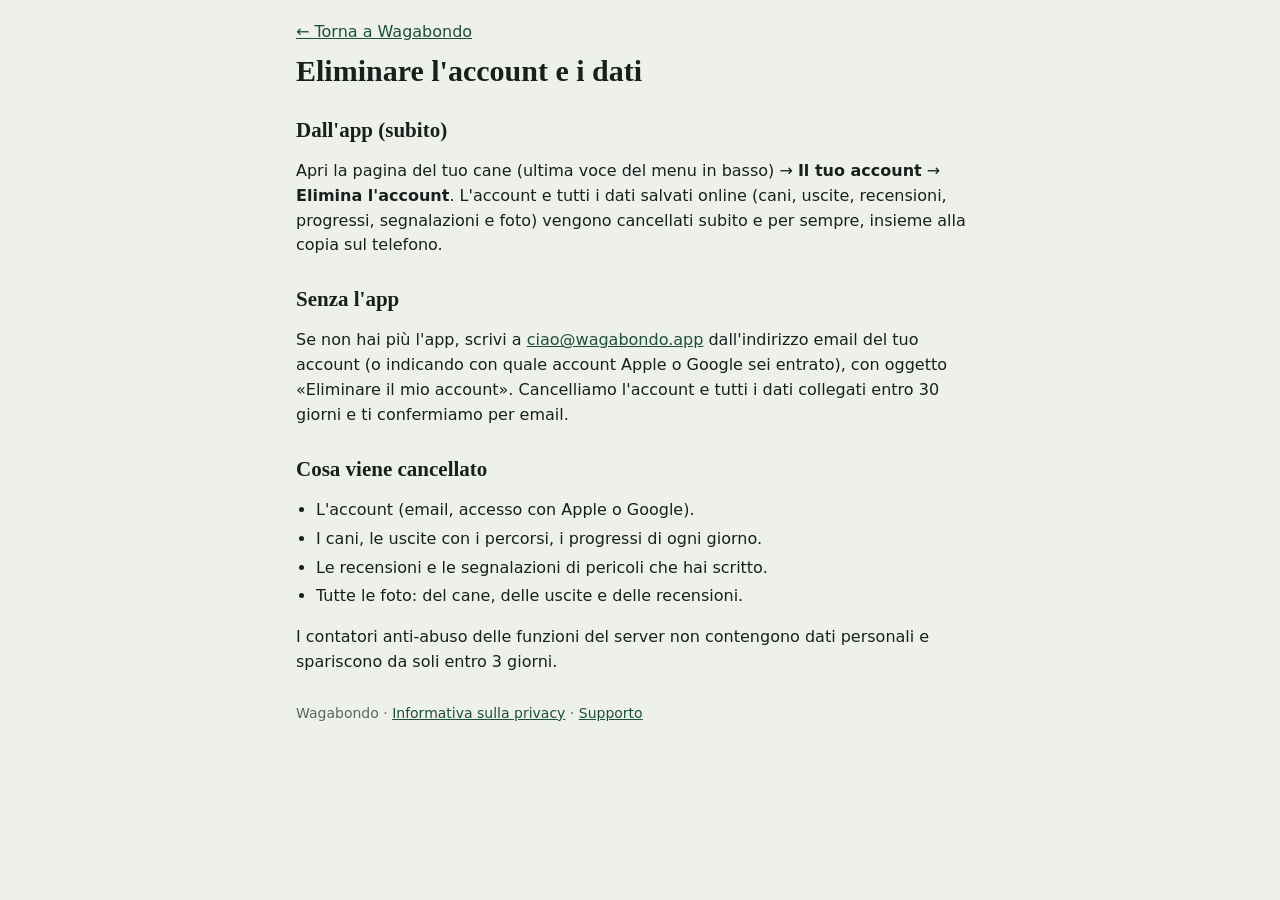
<file: elimina-account.html>
<!doctype html>
<html lang="it">
<head>
<meta charset="utf-8">
<meta name="viewport" content="width=device-width,initial-scale=1">
<title>Wagabondo · Eliminare l'account</title>
<link rel="stylesheet" href="legal.css">
</head>
<body>
<main>
<p class="top"><a href="./">← Torna a Wagabondo</a></p>
<h1>Eliminare l'account e i dati</h1>

<h2>Dall'app (subito)</h2>
<p>Apri la pagina del tuo cane (ultima voce del menu in basso) → <b>Il tuo account</b> → <b>Elimina l'account</b>. L'account e tutti i dati salvati online (cani, uscite, recensioni, progressi, segnalazioni e foto) vengono cancellati subito e per sempre, insieme alla copia sul telefono.</p>

<h2>Senza l'app</h2>
<p>Se non hai più l'app, scrivi a <a href="mailto:ciao@wagabondo.app?subject=Wagabondo%20-%20eliminare%20il%20mio%20account">ciao@wagabondo.app</a> dall'indirizzo email del tuo account (o indicando con quale account Apple o Google sei entrato), con oggetto «Eliminare il mio account». Cancelliamo l'account e tutti i dati collegati entro 30 giorni e ti confermiamo per email.</p>

<h2>Cosa viene cancellato</h2>
<ul>
<li>L'account (email, accesso con Apple o Google).</li>
<li>I cani, le uscite con i percorsi, i progressi di ogni giorno.</li>
<li>Le recensioni e le segnalazioni di pericoli che hai scritto.</li>
<li>Tutte le foto: del cane, delle uscite e delle recensioni.</li>
</ul>
<p>I contatori anti-abuso delle funzioni del server non contengono dati personali e spariscono da soli entro 3 giorni.</p>

<p class="small">Wagabondo · <a href="privacy.html">Informativa sulla privacy</a> · <a href="supporto.html">Supporto</a></p>
</main>
</body>
</html>
</file>
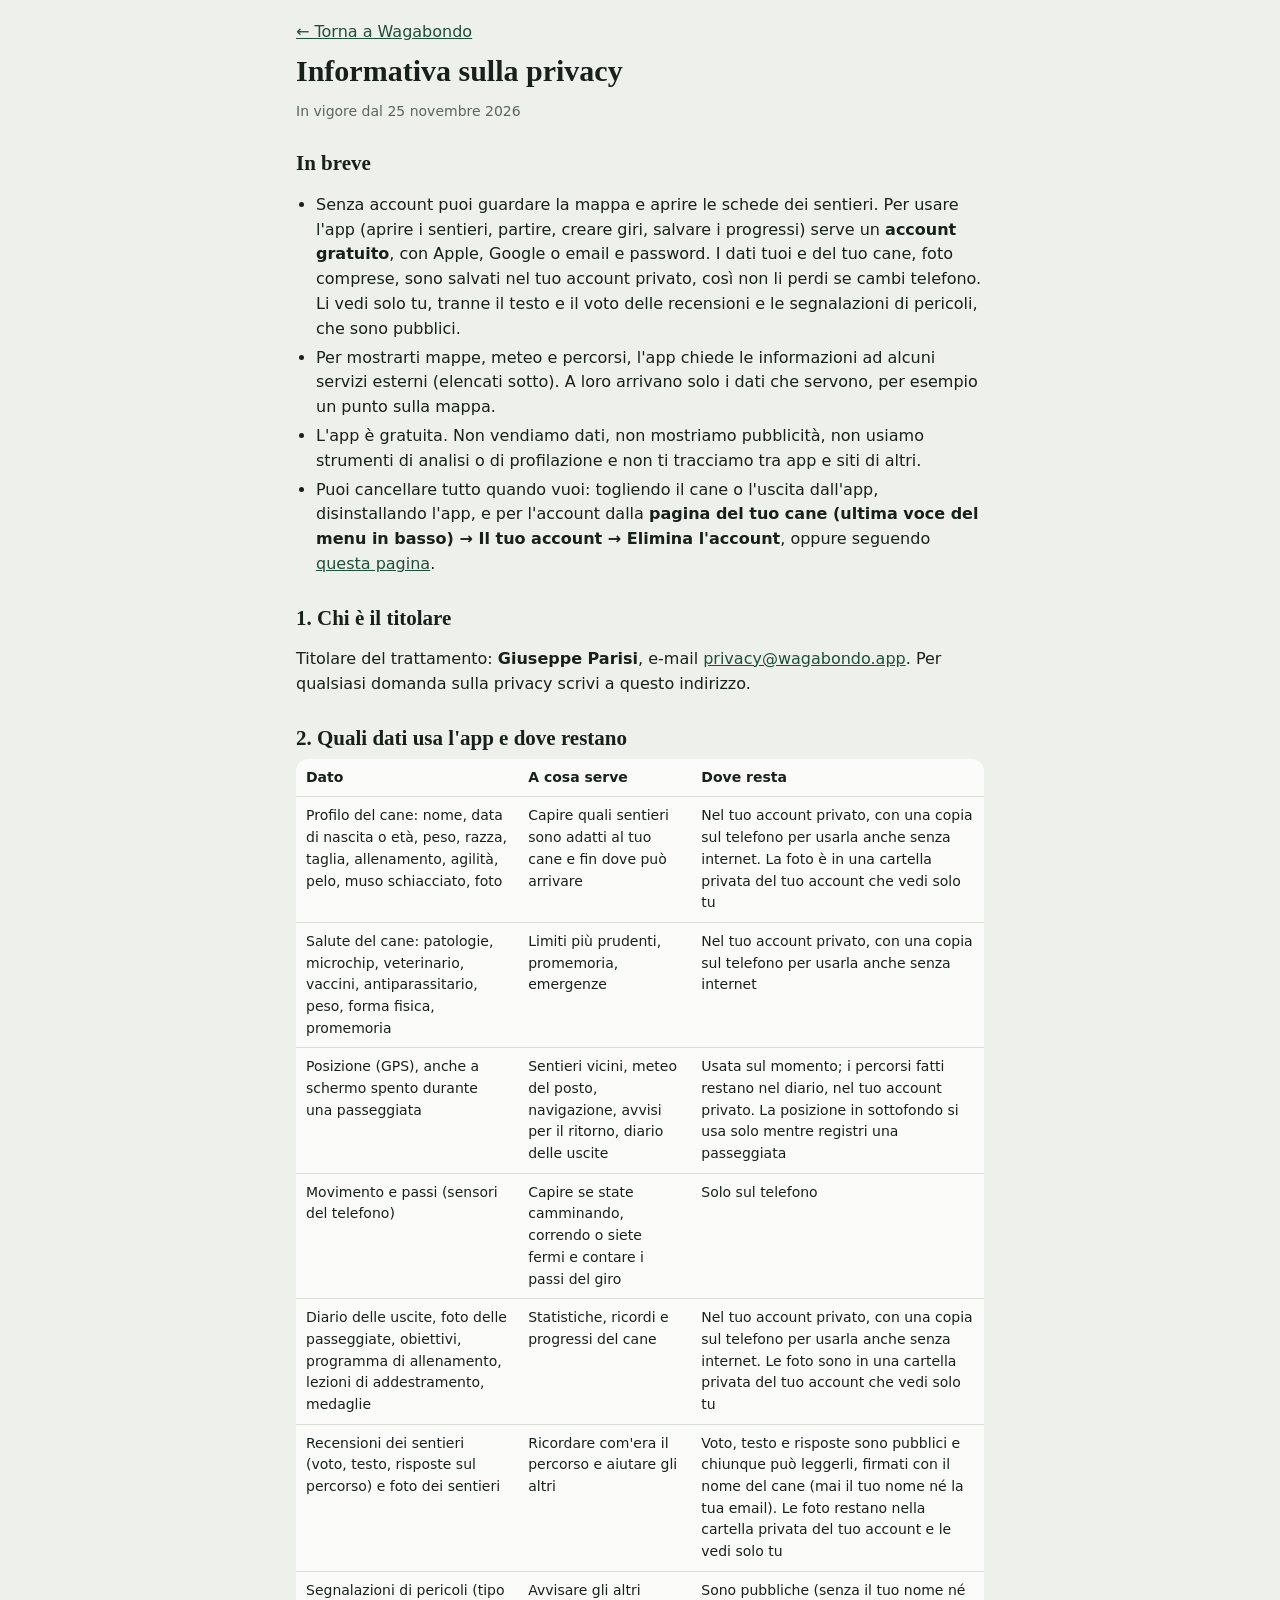
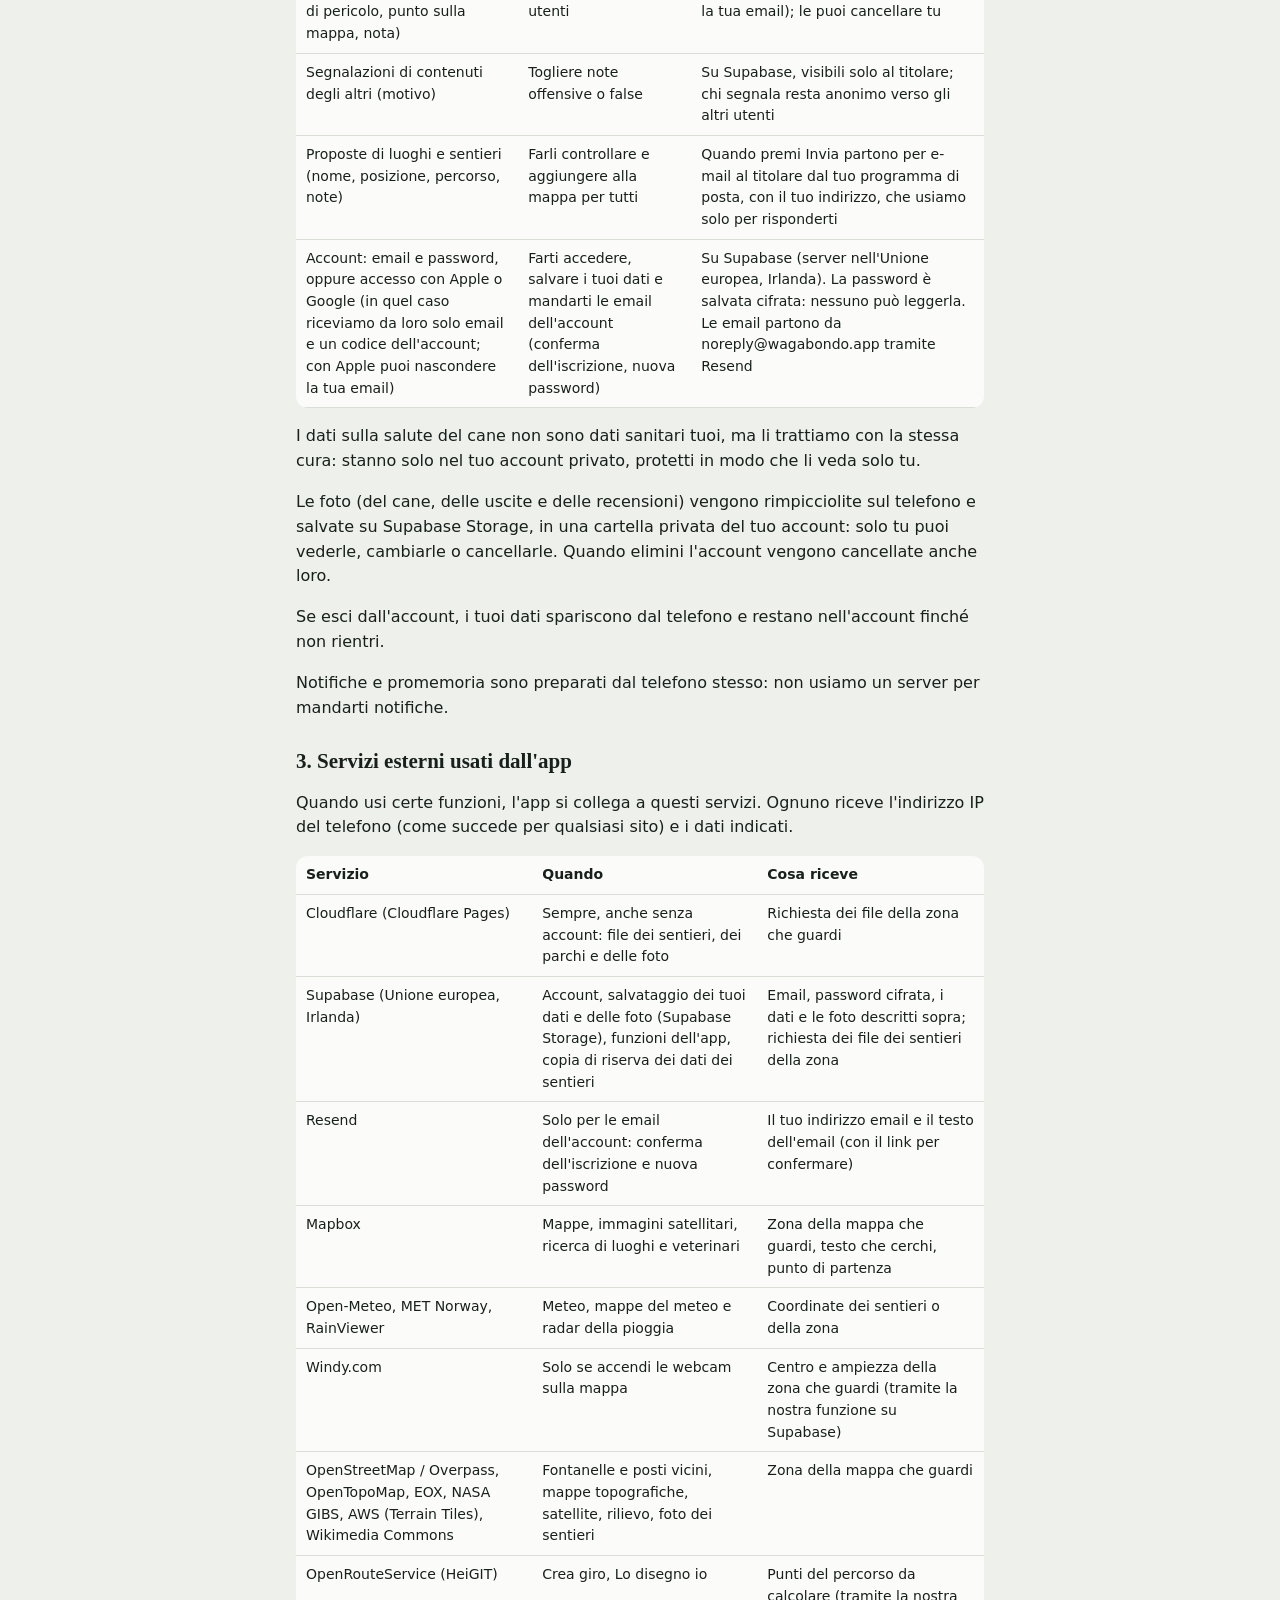
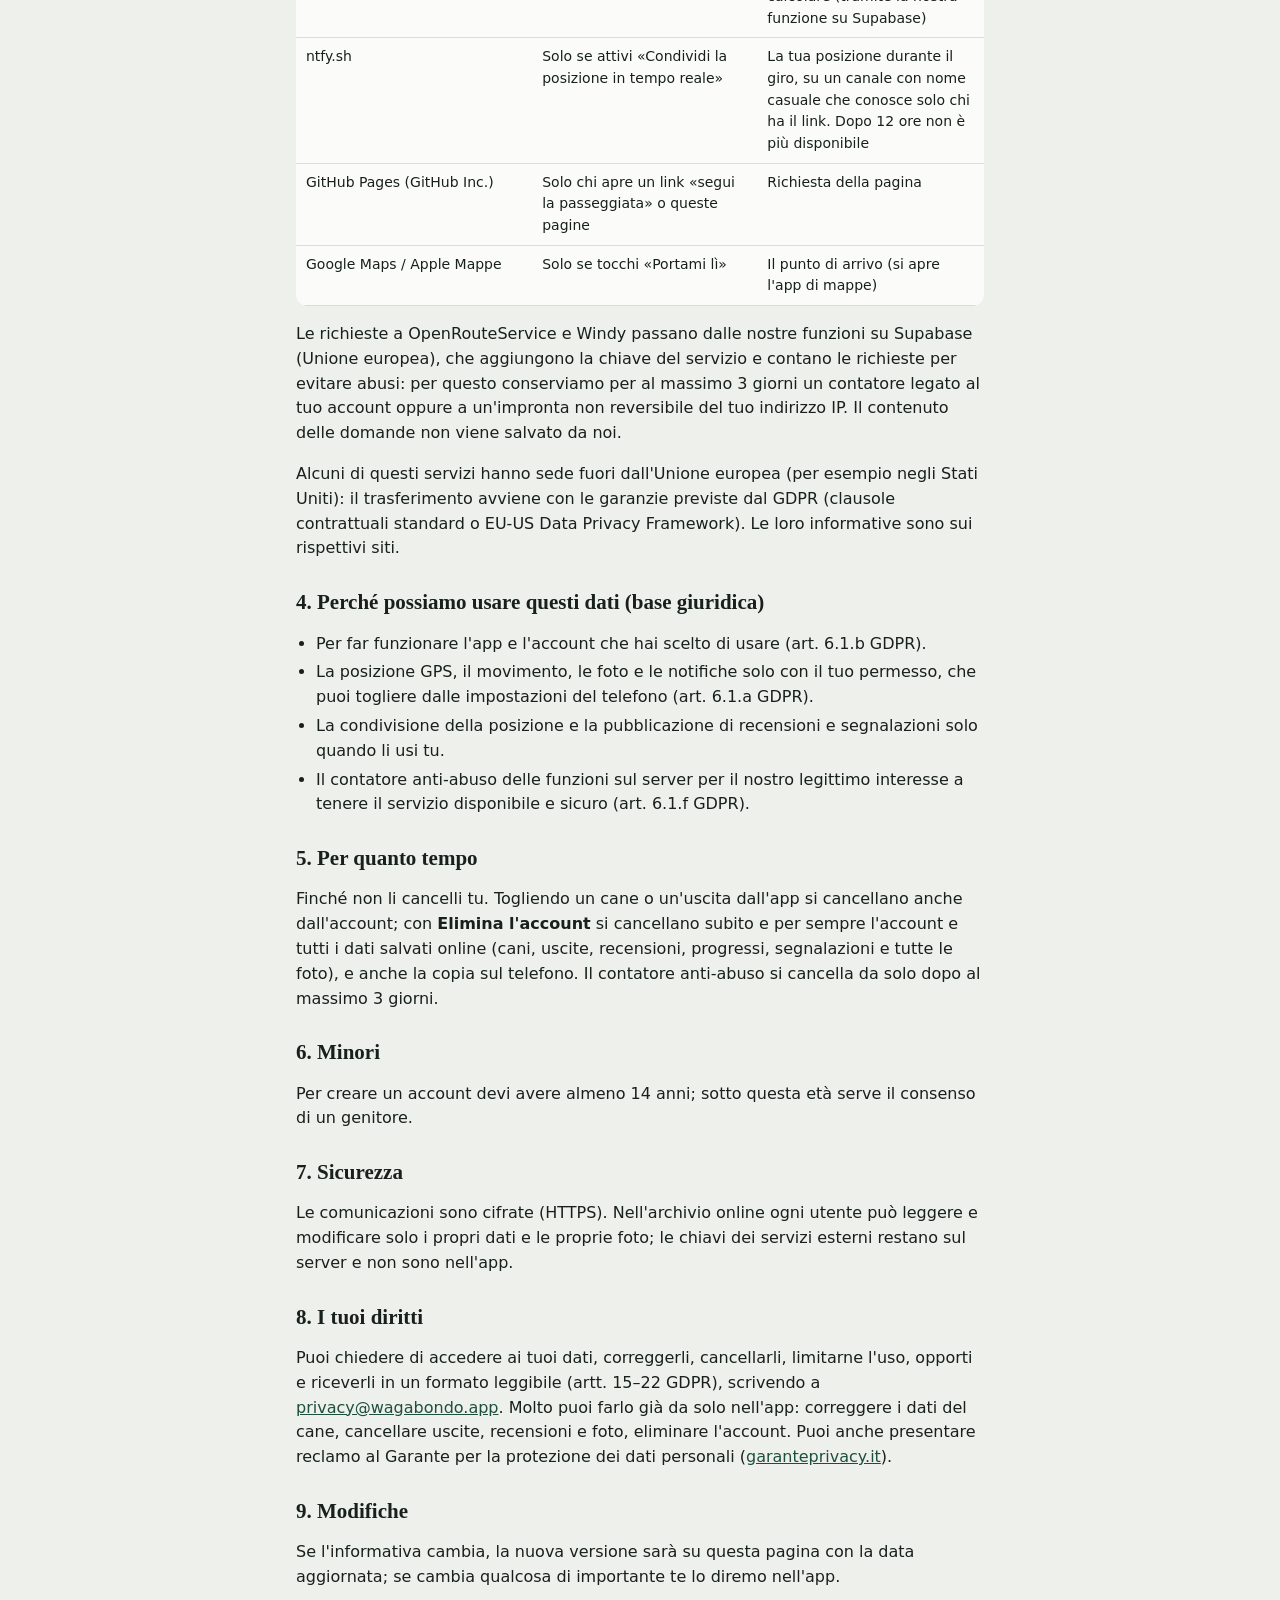
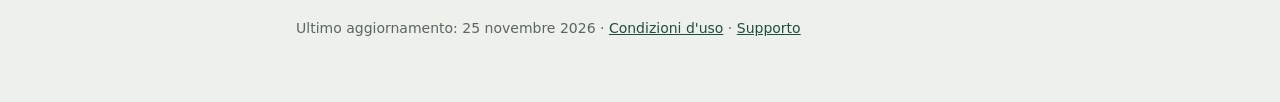
<file: privacy.html>
<!doctype html>
<html lang="it">
<head>
<meta charset="utf-8">
<meta name="viewport" content="width=device-width,initial-scale=1">
<title>Wagabondo · Informativa sulla privacy</title>
<link rel="stylesheet" href="legal.css">
</head>
<body>
<main>
<p class="top"><a href="./">← Torna a Wagabondo</a></p>
<h1>Informativa sulla privacy</h1>
<p class="small" style="margin-top:0">In vigore dal 25 novembre 2026</p>

<h2>In breve</h2>
<ul>
<li>Senza account puoi guardare la mappa e aprire le schede dei sentieri. Per usare l'app (aprire i sentieri, partire, creare giri, salvare i progressi) serve un <b>account gratuito</b>, con Apple, Google o email e password. I dati tuoi e del tuo cane, foto comprese, sono salvati nel tuo account privato, così non li perdi se cambi telefono. Li vedi solo tu, tranne il testo e il voto delle recensioni e le segnalazioni di pericoli, che sono pubblici.</li>
<li>Per mostrarti mappe, meteo e percorsi, l'app chiede le informazioni ad alcuni servizi esterni (elencati sotto). A loro arrivano solo i dati che servono, per esempio un punto sulla mappa.</li>
<li>L'app è gratuita. Non vendiamo dati, non mostriamo pubblicità, non usiamo strumenti di analisi o di profilazione e non ti tracciamo tra app e siti di altri.</li>
<li>Puoi cancellare tutto quando vuoi: togliendo il cane o l'uscita dall'app, disinstallando l'app, e per l'account dalla <b>pagina del tuo cane (ultima voce del menu in basso) → Il tuo account → Elimina l'account</b>, oppure seguendo <a href="elimina-account.html">questa pagina</a>.</li>
</ul>

<h2>1. Chi è il titolare</h2>
<p>Titolare del trattamento: <b>Giuseppe Parisi</b>, e-mail <a href="mailto:privacy@wagabondo.app">privacy@wagabondo.app</a>. Per qualsiasi domanda sulla privacy scrivi a questo indirizzo.</p>

<h2>2. Quali dati usa l'app e dove restano</h2>
<table>
<tr><th>Dato</th><th>A cosa serve</th><th>Dove resta</th></tr>
<tr><td>Profilo del cane: nome, data di nascita o età, peso, razza, taglia, allenamento, agilità, pelo, muso schiacciato, foto</td><td>Capire quali sentieri sono adatti al tuo cane e fin dove può arrivare</td><td>Nel tuo account privato, con una copia sul telefono per usarla anche senza internet. La foto è in una cartella privata del tuo account che vedi solo tu</td></tr>
<tr><td>Salute del cane: patologie, microchip, veterinario, vaccini, antiparassitario, peso, forma fisica, promemoria</td><td>Limiti più prudenti, promemoria, emergenze</td><td>Nel tuo account privato, con una copia sul telefono per usarla anche senza internet</td></tr>
<tr><td>Posizione (GPS), anche a schermo spento durante una passeggiata</td><td>Sentieri vicini, meteo del posto, navigazione, avvisi per il ritorno, diario delle uscite</td><td>Usata sul momento; i percorsi fatti restano nel diario, nel tuo account privato. La posizione in sottofondo si usa solo mentre registri una passeggiata</td></tr>
<tr><td>Movimento e passi (sensori del telefono)</td><td>Capire se state camminando, correndo o siete fermi e contare i passi del giro</td><td>Solo sul telefono</td></tr>
<tr><td>Diario delle uscite, foto delle passeggiate, obiettivi, programma di allenamento, lezioni di addestramento, medaglie</td><td>Statistiche, ricordi e progressi del cane</td><td>Nel tuo account privato, con una copia sul telefono per usarla anche senza internet. Le foto sono in una cartella privata del tuo account che vedi solo tu</td></tr>
<tr><td>Recensioni dei sentieri (voto, testo, risposte sul percorso) e foto dei sentieri</td><td>Ricordare com'era il percorso e aiutare gli altri</td><td>Voto, testo e risposte sono pubblici e chiunque può leggerli, firmati con il nome del cane (mai il tuo nome né la tua email). Le foto restano nella cartella privata del tuo account e le vedi solo tu</td></tr>
<tr><td>Segnalazioni di pericoli (tipo di pericolo, punto sulla mappa, nota)</td><td>Avvisare gli altri utenti</td><td>Sono pubbliche (senza il tuo nome né la tua email); le puoi cancellare tu</td></tr>
<tr><td>Segnalazioni di contenuti degli altri (motivo)</td><td>Togliere note offensive o false</td><td>Su Supabase, visibili solo al titolare; chi segnala resta anonimo verso gli altri utenti</td></tr>
<tr><td>Proposte di luoghi e sentieri (nome, posizione, percorso, note)</td><td>Farli controllare e aggiungere alla mappa per tutti</td><td>Quando premi Invia partono per e-mail al titolare dal tuo programma di posta, con il tuo indirizzo, che usiamo solo per risponderti</td></tr>
<tr><td>Account: email e password, oppure accesso con Apple o Google (in quel caso riceviamo da loro solo email e un codice dell'account; con Apple puoi nascondere la tua email)</td><td>Farti accedere, salvare i tuoi dati e mandarti le email dell'account (conferma dell'iscrizione, nuova password)</td><td>Su Supabase (server nell'Unione europea, Irlanda). La password è salvata cifrata: nessuno può leggerla. Le email partono da noreply@wagabondo.app tramite Resend</td></tr>
</table>
<p>I dati sulla salute del cane non sono dati sanitari tuoi, ma li trattiamo con la stessa cura: stanno solo nel tuo account privato, protetti in modo che li veda solo tu.</p>
<p>Le foto (del cane, delle uscite e delle recensioni) vengono rimpicciolite sul telefono e salvate su Supabase Storage, in una cartella privata del tuo account: solo tu puoi vederle, cambiarle o cancellarle. Quando elimini l'account vengono cancellate anche loro.</p>
<p>Se esci dall'account, i tuoi dati spariscono dal telefono e restano nell'account finché non rientri.</p>
<p>Notifiche e promemoria sono preparati dal telefono stesso: non usiamo un server per mandarti notifiche.</p>

<h2>3. Servizi esterni usati dall'app</h2>
<p>Quando usi certe funzioni, l'app si collega a questi servizi. Ognuno riceve l'indirizzo IP del telefono (come succede per qualsiasi sito) e i dati indicati.</p>
<table>
<tr><th>Servizio</th><th>Quando</th><th>Cosa riceve</th></tr>
<tr><td>Cloudflare (Cloudflare Pages)</td><td>Sempre, anche senza account: file dei sentieri, dei parchi e delle foto</td><td>Richiesta dei file della zona che guardi</td></tr>
<tr><td>Supabase (Unione europea, Irlanda)</td><td>Account, salvataggio dei tuoi dati e delle foto (Supabase Storage), funzioni dell'app, copia di riserva dei dati dei sentieri</td><td>Email, password cifrata, i dati e le foto descritti sopra; richiesta dei file dei sentieri della zona</td></tr>
<tr><td>Resend</td><td>Solo per le email dell'account: conferma dell'iscrizione e nuova password</td><td>Il tuo indirizzo email e il testo dell'email (con il link per confermare)</td></tr>
<tr><td>Mapbox</td><td>Mappe, immagini satellitari, ricerca di luoghi e veterinari</td><td>Zona della mappa che guardi, testo che cerchi, punto di partenza</td></tr>
<tr><td>Open-Meteo, MET Norway, RainViewer</td><td>Meteo, mappe del meteo e radar della pioggia</td><td>Coordinate dei sentieri o della zona</td></tr>
<tr><td>Windy.com</td><td>Solo se accendi le webcam sulla mappa</td><td>Centro e ampiezza della zona che guardi (tramite la nostra funzione su Supabase)</td></tr>
<tr><td>OpenStreetMap / Overpass, OpenTopoMap, EOX, NASA GIBS, AWS (Terrain Tiles), Wikimedia Commons</td><td>Fontanelle e posti vicini, mappe topografiche, satellite, rilievo, foto dei sentieri</td><td>Zona della mappa che guardi</td></tr>
<tr><td>OpenRouteService (HeiGIT)</td><td>Crea giro, Lo disegno io</td><td>Punti del percorso da calcolare (tramite la nostra funzione su Supabase)</td></tr>
<tr><td>ntfy.sh</td><td>Solo se attivi «Condividi la posizione in tempo reale»</td><td>La tua posizione durante il giro, su un canale con nome casuale che conosce solo chi ha il link. Dopo 12 ore non è più disponibile</td></tr>
<tr><td>GitHub Pages (GitHub Inc.)</td><td>Solo chi apre un link «segui la passeggiata» o queste pagine</td><td>Richiesta della pagina</td></tr>
<tr><td>Google Maps / Apple Mappe</td><td>Solo se tocchi «Portami lì»</td><td>Il punto di arrivo (si apre l'app di mappe)</td></tr>
</table>
<p>Le richieste a OpenRouteService e Windy passano dalle nostre funzioni su Supabase (Unione europea), che aggiungono la chiave del servizio e contano le richieste per evitare abusi: per questo conserviamo per al massimo 3 giorni un contatore legato al tuo account oppure a un'impronta non reversibile del tuo indirizzo IP. Il contenuto delle domande non viene salvato da noi.</p>
<p>Alcuni di questi servizi hanno sede fuori dall'Unione europea (per esempio negli Stati Uniti): il trasferimento avviene con le garanzie previste dal GDPR (clausole contrattuali standard o EU-US Data Privacy Framework). Le loro informative sono sui rispettivi siti.</p>

<h2>4. Perché possiamo usare questi dati (base giuridica)</h2>
<ul>
<li>Per far funzionare l'app e l'account che hai scelto di usare (art. 6.1.b GDPR).</li>
<li>La posizione GPS, il movimento, le foto e le notifiche solo con il tuo permesso, che puoi togliere dalle impostazioni del telefono (art. 6.1.a GDPR).</li>
<li>La condivisione della posizione e la pubblicazione di recensioni e segnalazioni solo quando li usi tu.</li>
<li>Il contatore anti-abuso delle funzioni sul server per il nostro legittimo interesse a tenere il servizio disponibile e sicuro (art. 6.1.f GDPR).</li>
</ul>

<h2>5. Per quanto tempo</h2>
<p>Finché non li cancelli tu. Togliendo un cane o un'uscita dall'app si cancellano anche dall'account; con <b>Elimina l'account</b> si cancellano subito e per sempre l'account e tutti i dati salvati online (cani, uscite, recensioni, progressi, segnalazioni e tutte le foto), e anche la copia sul telefono. Il contatore anti-abuso si cancella da solo dopo al massimo 3 giorni.</p>

<h2>6. Minori</h2>
<p>Per creare un account devi avere almeno 14 anni; sotto questa età serve il consenso di un genitore.</p>

<h2>7. Sicurezza</h2>
<p>Le comunicazioni sono cifrate (HTTPS). Nell'archivio online ogni utente può leggere e modificare solo i propri dati e le proprie foto; le chiavi dei servizi esterni restano sul server e non sono nell'app.</p>

<h2>8. I tuoi diritti</h2>
<p>Puoi chiedere di accedere ai tuoi dati, correggerli, cancellarli, limitarne l'uso, opporti e riceverli in un formato leggibile (artt. 15–22 GDPR), scrivendo a <a href="mailto:privacy@wagabondo.app">privacy@wagabondo.app</a>. Molto puoi farlo già da solo nell'app: correggere i dati del cane, cancellare uscite, recensioni e foto, eliminare l'account. Puoi anche presentare reclamo al Garante per la protezione dei dati personali (<a href="https://www.garanteprivacy.it" rel="noopener">garanteprivacy.it</a>).</p>

<h2>9. Modifiche</h2>
<p>Se l'informativa cambia, la nuova versione sarà su questa pagina con la data aggiornata; se cambia qualcosa di importante te lo diremo nell'app.</p>
<p class="small">Ultimo aggiornamento: 25 novembre 2026 · <a href="termini.html">Condizioni d'uso</a> · <a href="supporto.html">Supporto</a></p>
</main>
</body>
</html>
</file>
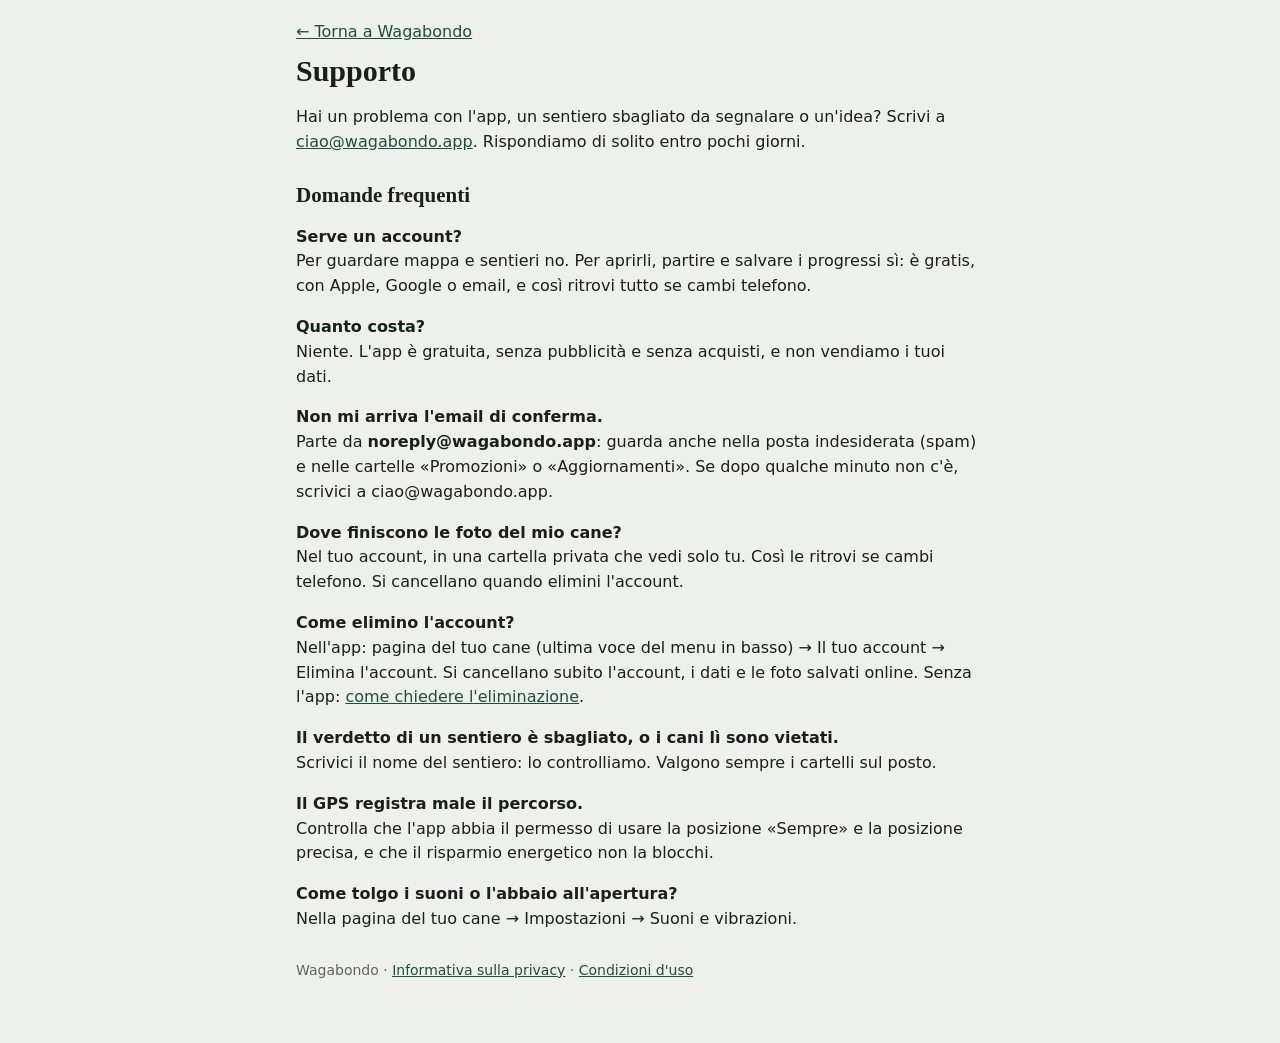
<file: supporto.html>
<!doctype html>
<html lang="it">
<head>
<meta charset="utf-8">
<meta name="viewport" content="width=device-width,initial-scale=1">
<title>Wagabondo · Supporto</title>
<link rel="stylesheet" href="legal.css">
</head>
<body>
<main>
<p class="top"><a href="./">← Torna a Wagabondo</a></p>
<h1>Supporto</h1>
<p>Hai un problema con l'app, un sentiero sbagliato da segnalare o un'idea? Scrivi a <a href="mailto:ciao@wagabondo.app?subject=Wagabondo">ciao@wagabondo.app</a>. Rispondiamo di solito entro pochi giorni.</p>

<h2>Domande frequenti</h2>
<p><b>Serve un account?</b><br>Per guardare mappa e sentieri no. Per aprirli, partire e salvare i progressi sì: è gratis, con Apple, Google o email, e così ritrovi tutto se cambi telefono.</p>
<p><b>Quanto costa?</b><br>Niente. L'app è gratuita, senza pubblicità e senza acquisti, e non vendiamo i tuoi dati.</p>
<p><b>Non mi arriva l'email di conferma.</b><br>Parte da <b>noreply@wagabondo.app</b>: guarda anche nella posta indesiderata (spam) e nelle cartelle «Promozioni» o «Aggiornamenti». Se dopo qualche minuto non c'è, scrivici a ciao@wagabondo.app.</p>
<p><b>Dove finiscono le foto del mio cane?</b><br>Nel tuo account, in una cartella privata che vedi solo tu. Così le ritrovi se cambi telefono. Si cancellano quando elimini l'account.</p>
<p><b>Come elimino l'account?</b><br>Nell'app: pagina del tuo cane (ultima voce del menu in basso) → Il tuo account → Elimina l'account. Si cancellano subito l'account, i dati e le foto salvati online. Senza l'app: <a href="elimina-account.html">come chiedere l'eliminazione</a>.</p>
<p><b>Il verdetto di un sentiero è sbagliato, o i cani lì sono vietati.</b><br>Scrivici il nome del sentiero: lo controlliamo. Valgono sempre i cartelli sul posto.</p>
<p><b>Il GPS registra male il percorso.</b><br>Controlla che l'app abbia il permesso di usare la posizione «Sempre» e la posizione precisa, e che il risparmio energetico non la blocchi.</p>
<p><b>Come tolgo i suoni o l'abbaio all'apertura?</b><br>Nella pagina del tuo cane → Impostazioni → Suoni e vibrazioni.</p>

<p class="small">Wagabondo · <a href="privacy.html">Informativa sulla privacy</a> · <a href="termini.html">Condizioni d'uso</a></p>
</main>
</body>
</html>
</file>
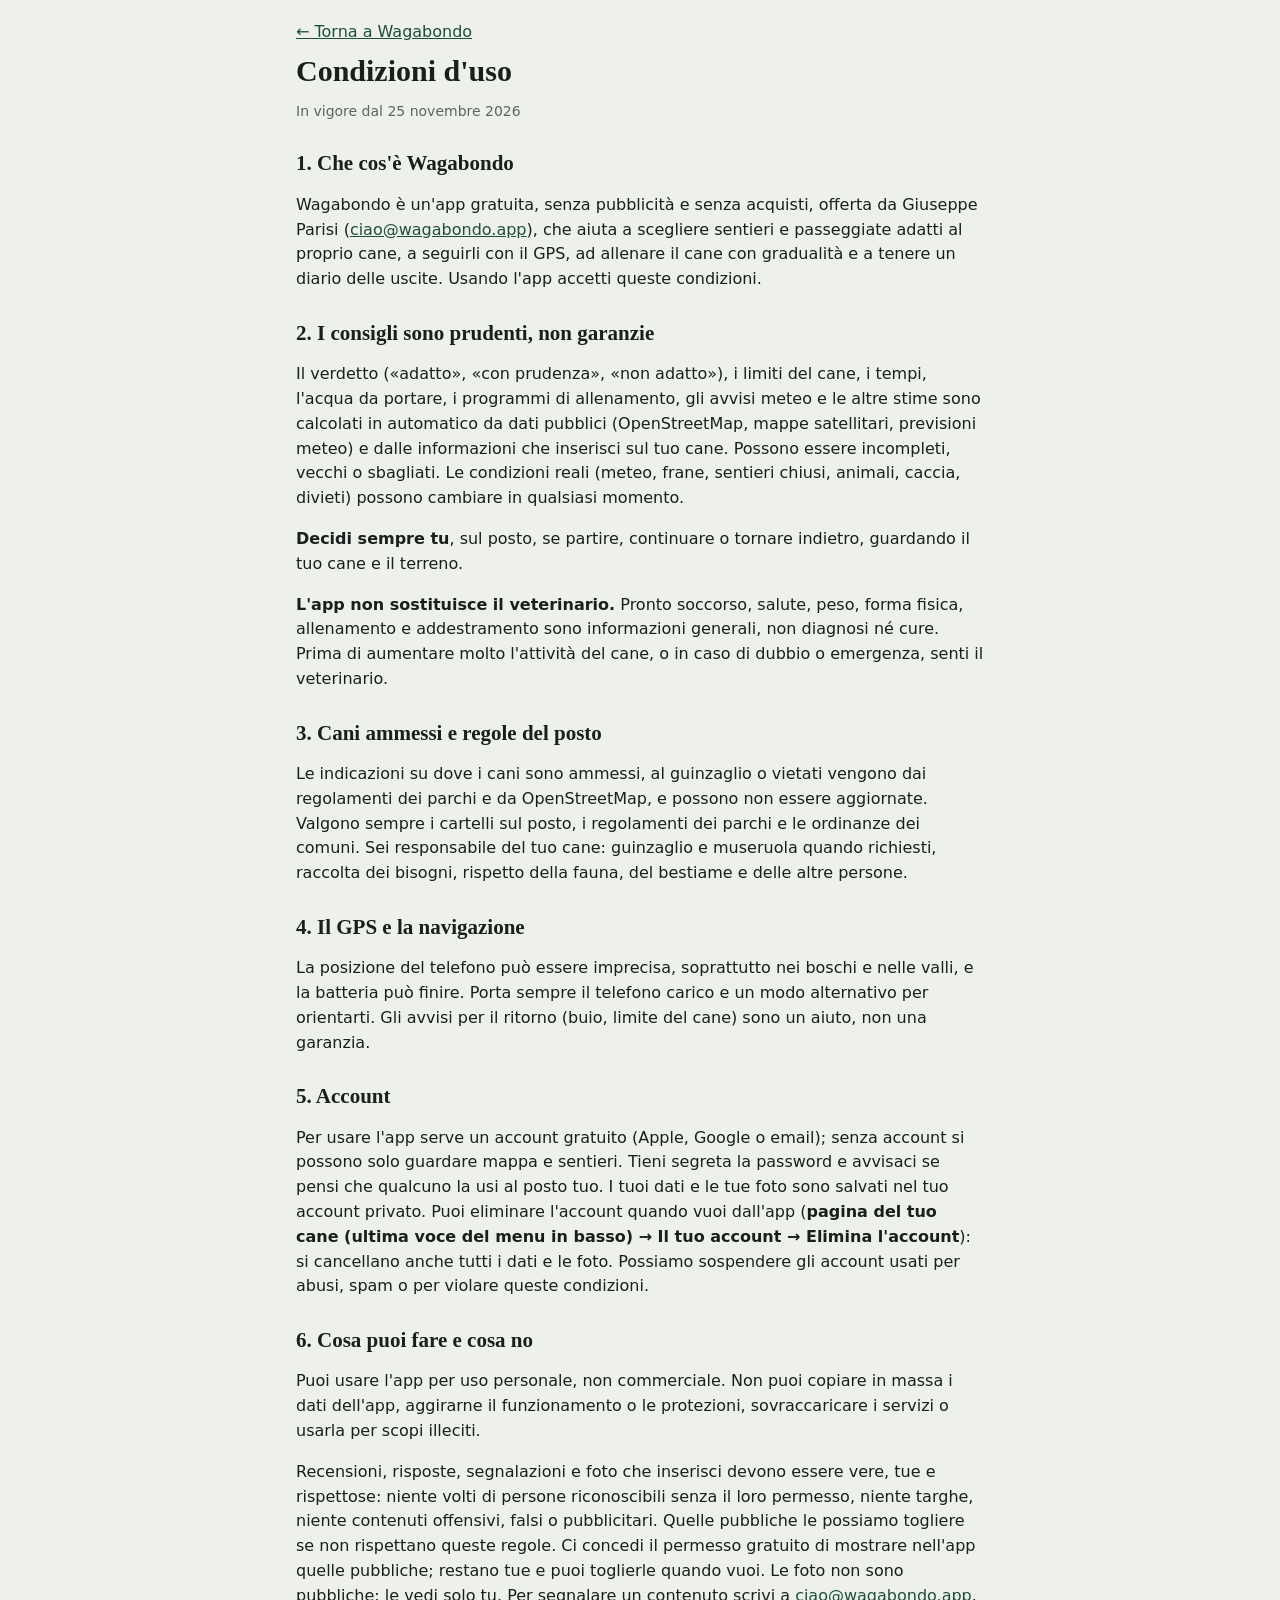
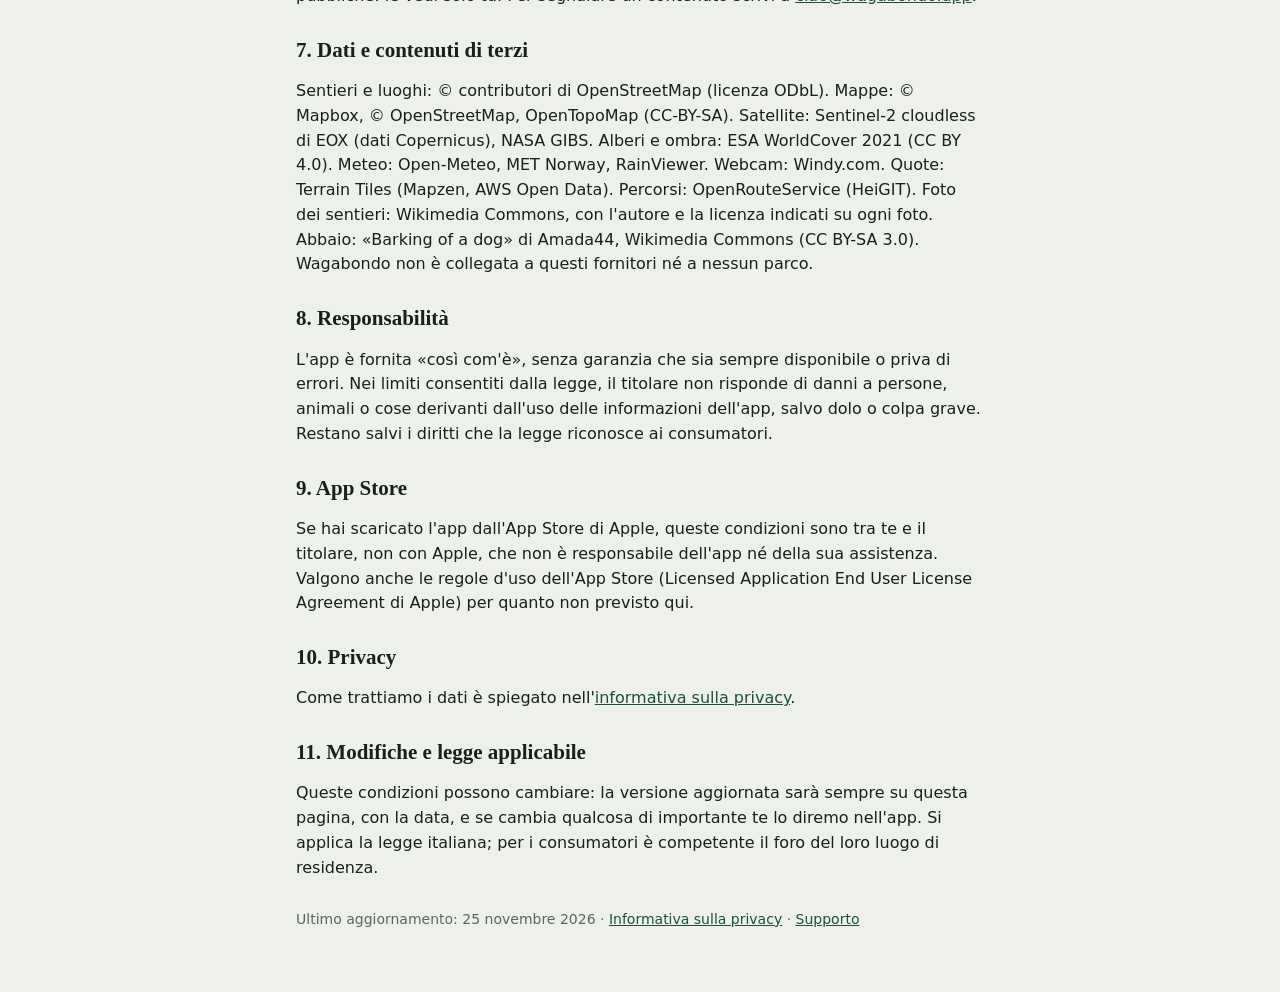
<file: termini.html>
<!doctype html>
<html lang="it">
<head>
<meta charset="utf-8">
<meta name="viewport" content="width=device-width,initial-scale=1">
<title>Wagabondo · Condizioni d'uso</title>
<link rel="stylesheet" href="legal.css">
</head>
<body>
<main>
<p class="top"><a href="./">← Torna a Wagabondo</a></p>
<h1>Condizioni d'uso</h1>
<p class="small" style="margin-top:0">In vigore dal 25 novembre 2026</p>

<h2>1. Che cos'è Wagabondo</h2>
<p>Wagabondo è un'app gratuita, senza pubblicità e senza acquisti, offerta da Giuseppe Parisi (<a href="mailto:ciao@wagabondo.app">ciao@wagabondo.app</a>), che aiuta a scegliere sentieri e passeggiate adatti al proprio cane, a seguirli con il GPS, ad allenare il cane con gradualità e a tenere un diario delle uscite. Usando l'app accetti queste condizioni.</p>

<h2>2. I consigli sono prudenti, non garanzie</h2>
<p>Il verdetto («adatto», «con prudenza», «non adatto»), i limiti del cane, i tempi, l'acqua da portare, i programmi di allenamento, gli avvisi meteo e le altre stime sono calcolati in automatico da dati pubblici (OpenStreetMap, mappe satellitari, previsioni meteo) e dalle informazioni che inserisci sul tuo cane. Possono essere incompleti, vecchi o sbagliati. Le condizioni reali (meteo, frane, sentieri chiusi, animali, caccia, divieti) possono cambiare in qualsiasi momento.</p>
<p><b>Decidi sempre tu</b>, sul posto, se partire, continuare o tornare indietro, guardando il tuo cane e il terreno.</p>
<p><b>L'app non sostituisce il veterinario.</b> Pronto soccorso, salute, peso, forma fisica, allenamento e addestramento sono informazioni generali, non diagnosi né cure. Prima di aumentare molto l'attività del cane, o in caso di dubbio o emergenza, senti il veterinario.</p>

<h2>3. Cani ammessi e regole del posto</h2>
<p>Le indicazioni su dove i cani sono ammessi, al guinzaglio o vietati vengono dai regolamenti dei parchi e da OpenStreetMap, e possono non essere aggiornate. Valgono sempre i cartelli sul posto, i regolamenti dei parchi e le ordinanze dei comuni. Sei responsabile del tuo cane: guinzaglio e museruola quando richiesti, raccolta dei bisogni, rispetto della fauna, del bestiame e delle altre persone.</p>

<h2>4. Il GPS e la navigazione</h2>
<p>La posizione del telefono può essere imprecisa, soprattutto nei boschi e nelle valli, e la batteria può finire. Porta sempre il telefono carico e un modo alternativo per orientarti. Gli avvisi per il ritorno (buio, limite del cane) sono un aiuto, non una garanzia.</p>

<h2>5. Account</h2>
<p>Per usare l'app serve un account gratuito (Apple, Google o email); senza account si possono solo guardare mappa e sentieri. Tieni segreta la password e avvisaci se pensi che qualcuno la usi al posto tuo. I tuoi dati e le tue foto sono salvati nel tuo account privato. Puoi eliminare l'account quando vuoi dall'app (<b>pagina del tuo cane (ultima voce del menu in basso) → Il tuo account → Elimina l'account</b>): si cancellano anche tutti i dati e le foto. Possiamo sospendere gli account usati per abusi, spam o per violare queste condizioni.</p>

<h2>6. Cosa puoi fare e cosa no</h2>
<p>Puoi usare l'app per uso personale, non commerciale. Non puoi copiare in massa i dati dell'app, aggirarne il funzionamento o le protezioni, sovraccaricare i servizi o usarla per scopi illeciti.</p>
<p>Recensioni, risposte, segnalazioni e foto che inserisci devono essere vere, tue e rispettose: niente volti di persone riconoscibili senza il loro permesso, niente targhe, niente contenuti offensivi, falsi o pubblicitari. Quelle pubbliche le possiamo togliere se non rispettano queste regole. Ci concedi il permesso gratuito di mostrare nell'app quelle pubbliche; restano tue e puoi toglierle quando vuoi. Le foto non sono pubbliche: le vedi solo tu. Per segnalare un contenuto scrivi a <a href="mailto:ciao@wagabondo.app">ciao@wagabondo.app</a>.</p>

<h2>7. Dati e contenuti di terzi</h2>
<p>Sentieri e luoghi: © contributori di OpenStreetMap (licenza ODbL). Mappe: © Mapbox, © OpenStreetMap, OpenTopoMap (CC-BY-SA). Satellite: Sentinel-2 cloudless di EOX (dati Copernicus), NASA GIBS. Alberi e ombra: ESA WorldCover 2021 (CC BY 4.0). Meteo: Open-Meteo, MET Norway, RainViewer. Webcam: Windy.com. Quote: Terrain Tiles (Mapzen, AWS Open Data). Percorsi: OpenRouteService (HeiGIT). Foto dei sentieri: Wikimedia Commons, con l'autore e la licenza indicati su ogni foto. Abbaio: «Barking of a dog» di Amada44, Wikimedia Commons (CC BY-SA 3.0). Wagabondo non è collegata a questi fornitori né a nessun parco.</p>

<h2>8. Responsabilità</h2>
<p>L'app è fornita «così com'è», senza garanzia che sia sempre disponibile o priva di errori. Nei limiti consentiti dalla legge, il titolare non risponde di danni a persone, animali o cose derivanti dall'uso delle informazioni dell'app, salvo dolo o colpa grave. Restano salvi i diritti che la legge riconosce ai consumatori.</p>

<h2>9. App Store</h2>
<p>Se hai scaricato l'app dall'App Store di Apple, queste condizioni sono tra te e il titolare, non con Apple, che non è responsabile dell'app né della sua assistenza. Valgono anche le regole d'uso dell'App Store (Licensed Application End User License Agreement di Apple) per quanto non previsto qui.</p>

<h2>10. Privacy</h2>
<p>Come trattiamo i dati è spiegato nell'<a href="privacy.html">informativa sulla privacy</a>.</p>

<h2>11. Modifiche e legge applicabile</h2>
<p>Queste condizioni possono cambiare: la versione aggiornata sarà sempre su questa pagina, con la data, e se cambia qualcosa di importante te lo diremo nell'app. Si applica la legge italiana; per i consumatori è competente il foro del loro luogo di residenza.</p>
<p class="small">Ultimo aggiornamento: 25 novembre 2026 · <a href="privacy.html">Informativa sulla privacy</a> · <a href="supporto.html">Supporto</a></p>
</main>
</body>
</html>
</file>
<file: legal.css>
/* Pagine privacy e condizioni d'uso: stessi colori dell'app (DESIGN.md) */
:root{--bg:#eef0ec;--surface:#fbfcfa;--ink:#18201c;--muted:#5a6660;--line:#d8ddd6;--accent:#1d4f3c;--warn-bg:#f6ebc6}
@media (prefers-color-scheme:dark){:root{--bg:#121714;--surface:#1a201c;--ink:#e8ece9;--muted:#a3ada7;--line:#2c3530;--accent:#8fd1ae;--warn-bg:#3a3215}}
*{box-sizing:border-box}
body{margin:0;background:var(--bg);color:var(--ink);font:16px/1.55 "Albert Sans","Segoe UI",system-ui,sans-serif}
main{max-width:720px;margin:0 auto;padding:20px 16px 48px}
h1{font:600 30px/1.2 "Newsreader",Georgia,serif;margin:8px 0 12px}
h2{font:600 21px/1.25 "Newsreader",Georgia,serif;margin:28px 0 8px}
a{color:var(--accent)}
.top{margin:0}
.note{background:var(--warn-bg);border-radius:12px;padding:10px 14px;font-size:14px}
.small{font-size:14px;color:var(--muted);margin-top:28px}
ul{padding-left:20px}li{margin:4px 0}
table{width:100%;border-collapse:collapse;font-size:14px;background:var(--surface);border-radius:12px;overflow:hidden;display:block;overflow-x:auto}
th,td{text-align:left;vertical-align:top;padding:8px 10px;border-bottom:1px solid var(--line)}
th{font-weight:600}
</file>
